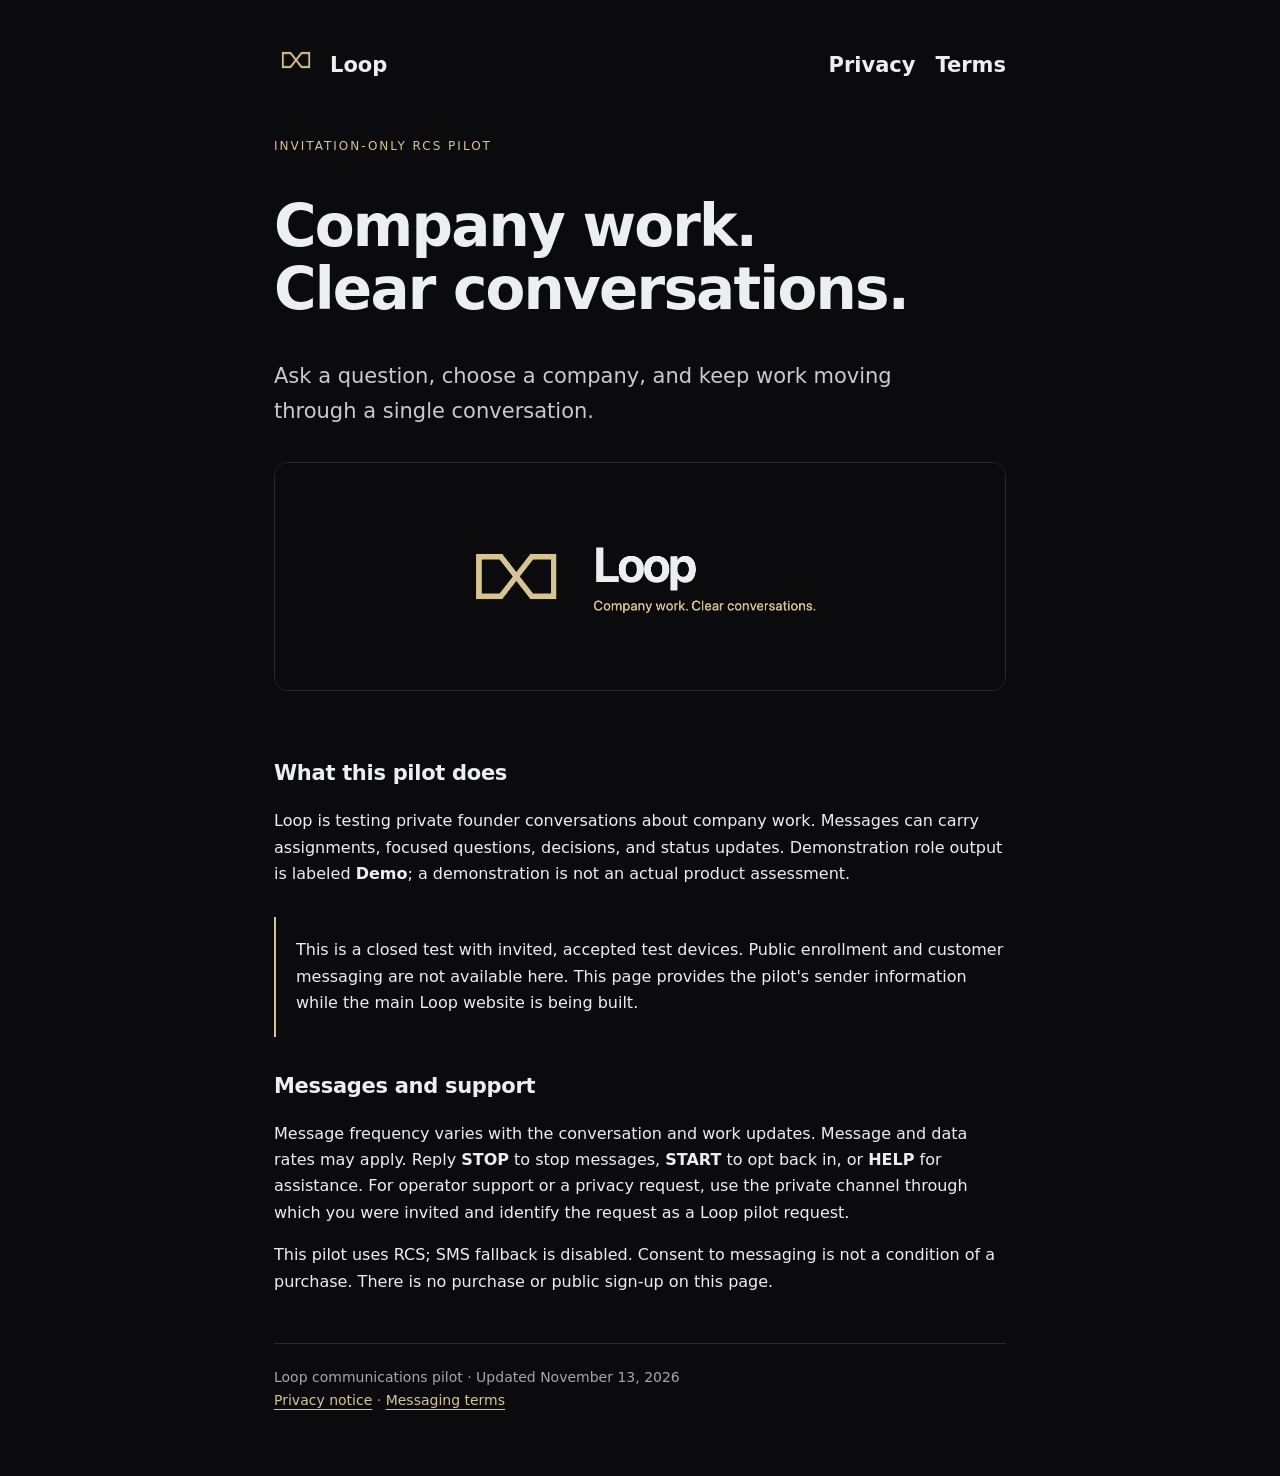
<file: index.html>
<!doctype html><html lang="en"><head><meta charset="utf-8"><meta name="viewport" content="width=device-width,initial-scale=1"><meta name="robots" content="noindex"><title>Loop · RCS pilot</title><meta name="description" content="Loop's invitation-only communications pilot for company work, questions, decisions, and updates."><link rel="icon" href="logo.png"><link rel="stylesheet" href="style.css"></head><body><header><a href="./"><img src="logo.png" alt="Loop"></a><a href="./">Loop</a><nav><a href="privacy.html">Privacy</a><a href="terms.html">Terms</a></nav></header><main><p class="eyebrow">Invitation-only RCS pilot</p><h1>Company work.<br>Clear conversations.</h1><p class="lede">Ask a question, choose a company, and keep work moving through a single conversation.</p><img class="hero" src="banner.png" alt="Loop: company work, clear conversations."><h2>What this pilot does</h2><p>Loop is testing private founder conversations about company work. Messages can carry assignments, focused questions, decisions, and status updates. Demonstration role output is labeled <strong>Demo</strong>; a demonstration is not an actual product assessment.</p><div class="note"><p>This is a closed test with invited, accepted test devices. Public enrollment and customer messaging are not available here. This page provides the pilot's sender information while the main Loop website is being built.</p></div><h2>Messages and support</h2><p>Message frequency varies with the conversation and work updates. Message and data rates may apply. Reply <strong>STOP</strong> to stop messages, <strong>START</strong> to opt back in, or <strong>HELP</strong> for assistance. For operator support or a privacy request, use the private channel through which you were invited and identify the request as a Loop pilot request.</p><p>This pilot uses RCS; SMS fallback is disabled. Consent to messaging is not a condition of a purchase. There is no purchase or public sign-up on this page.</p></main><footer>Loop communications pilot · Updated November 13, 2026<br><a href="privacy.html">Privacy notice</a> · <a href="terms.html">Messaging terms</a></footer></body></html>
</file>
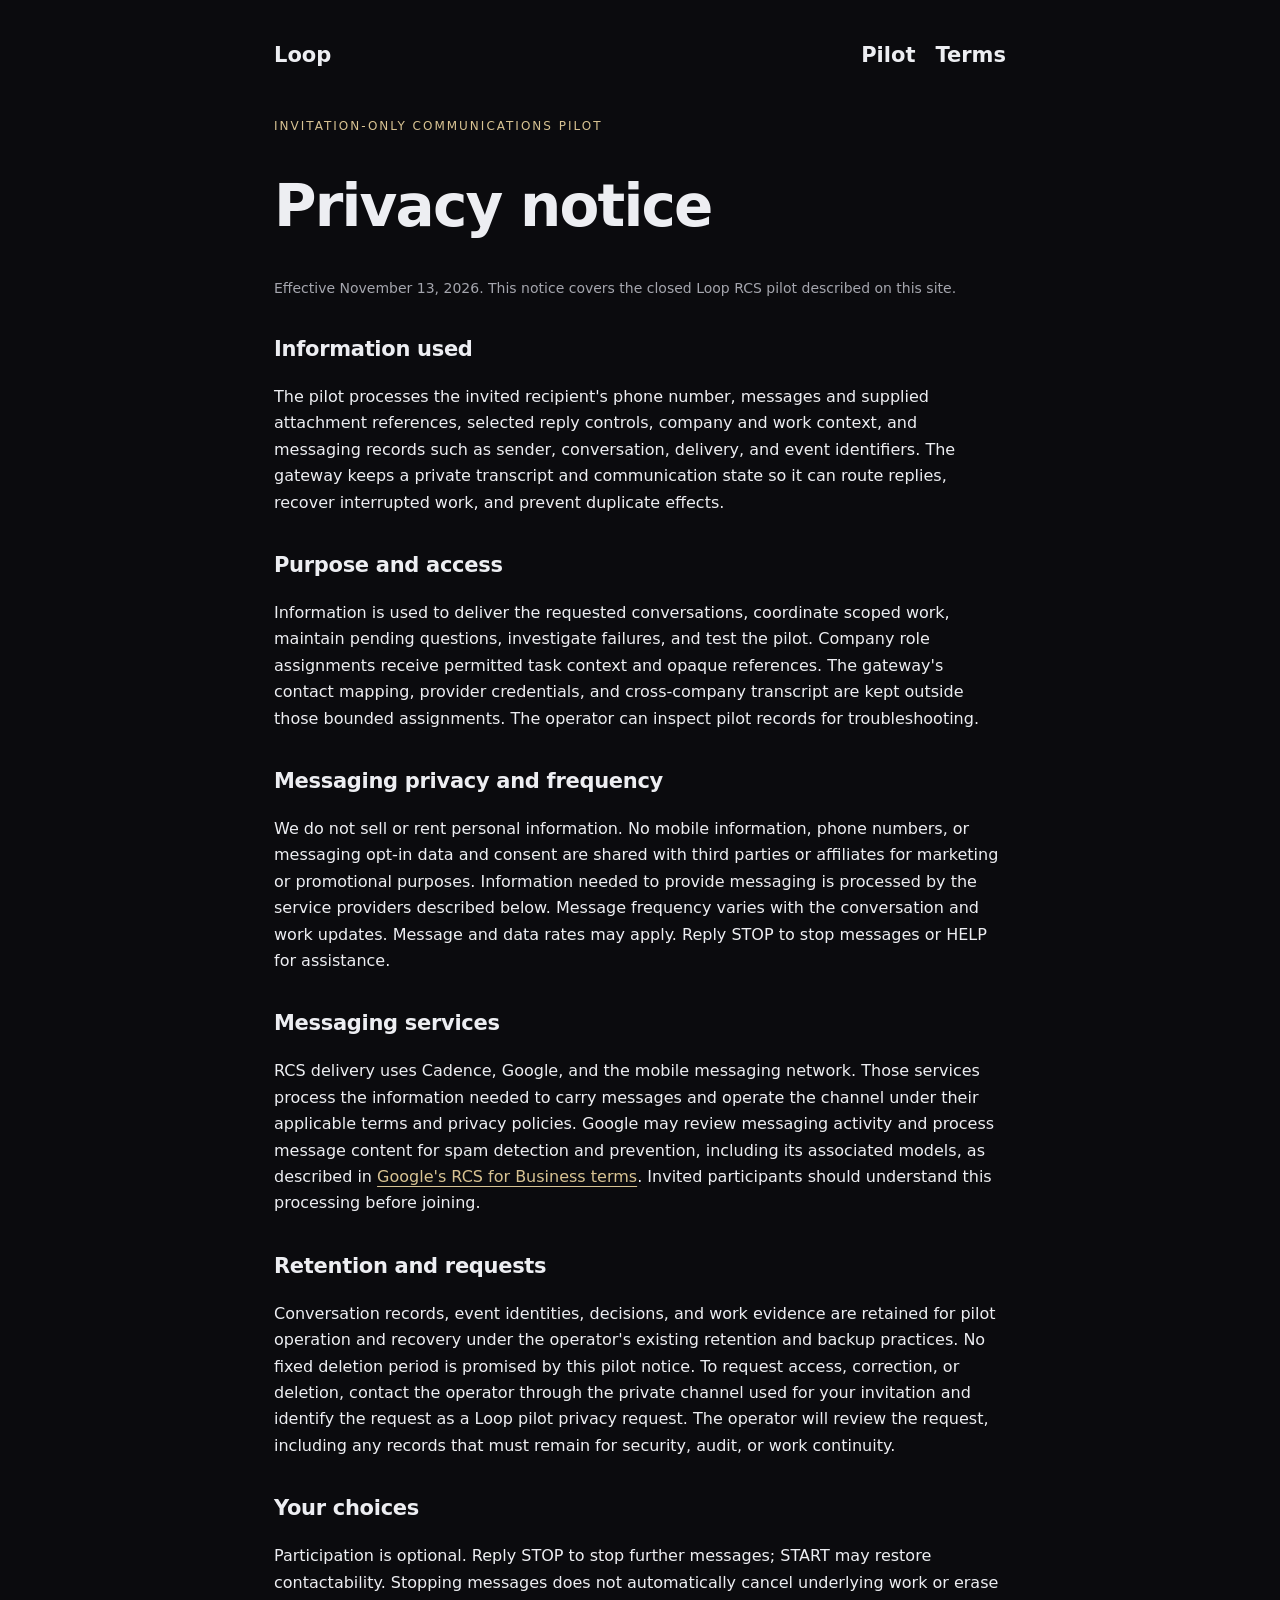
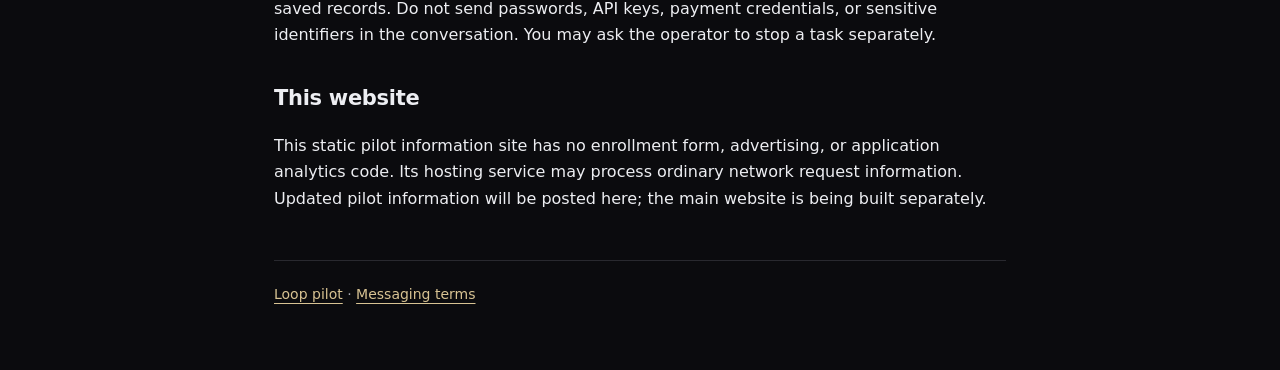
<file: privacy.html>
<!doctype html><html lang="en"><head><meta charset="utf-8"><meta name="viewport" content="width=device-width,initial-scale=1"><meta name="robots" content="noindex"><title>Loop · Pilot privacy notice</title><link rel="stylesheet" href="style.css"></head><body><header><a href="./">Loop</a><nav><a href="./">Pilot</a><a href="terms.html">Terms</a></nav></header><main><p class="eyebrow">Invitation-only communications pilot</p><h1>Privacy notice</h1><p class="muted">Effective November 13, 2026. This notice covers the closed Loop RCS pilot described on this site.</p><h2>Information used</h2><p>The pilot processes the invited recipient's phone number, messages and supplied attachment references, selected reply controls, company and work context, and messaging records such as sender, conversation, delivery, and event identifiers. The gateway keeps a private transcript and communication state so it can route replies, recover interrupted work, and prevent duplicate effects.</p><h2>Purpose and access</h2><p>Information is used to deliver the requested conversations, coordinate scoped work, maintain pending questions, investigate failures, and test the pilot. Company role assignments receive permitted task context and opaque references. The gateway's contact mapping, provider credentials, and cross-company transcript are kept outside those bounded assignments. The operator can inspect pilot records for troubleshooting.</p><h2>Messaging privacy and frequency</h2><p>We do not sell or rent personal information. No mobile information, phone numbers, or messaging opt-in data and consent are shared with third parties or affiliates for marketing or promotional purposes. Information needed to provide messaging is processed by the service providers described below. Message frequency varies with the conversation and work updates. Message and data rates may apply. Reply STOP to stop messages or HELP for assistance.</p><h2>Messaging services</h2><p>RCS delivery uses Cadence, Google, and the mobile messaging network. Those services process the information needed to carry messages and operate the channel under their applicable terms and privacy policies. Google may review messaging activity and process message content for spam detection and prevention, including its associated models, as described in <a href="https://developers.google.com/business-communications/rcs-business-messaging/terms-and-policies/tos">Google's RCS for Business terms</a>. Invited participants should understand this processing before joining.</p><h2>Retention and requests</h2><p>Conversation records, event identities, decisions, and work evidence are retained for pilot operation and recovery under the operator's existing retention and backup practices. No fixed deletion period is promised by this pilot notice. To request access, correction, or deletion, contact the operator through the private channel used for your invitation and identify the request as a Loop pilot privacy request. The operator will review the request, including any records that must remain for security, audit, or work continuity.</p><h2>Your choices</h2><p>Participation is optional. Reply STOP to stop further messages; START may restore contactability. Stopping messages does not automatically cancel underlying work or erase saved records. Do not send passwords, API keys, payment credentials, or sensitive identifiers in the conversation. You may ask the operator to stop a task separately.</p><h2>This website</h2><p>This static pilot information site has no enrollment form, advertising, or application analytics code. Its hosting service may process ordinary network request information. Updated pilot information will be posted here; the main website is being built separately.</p></main><footer><a href="./">Loop pilot</a> · <a href="terms.html">Messaging terms</a></footer></body></html>
</file>
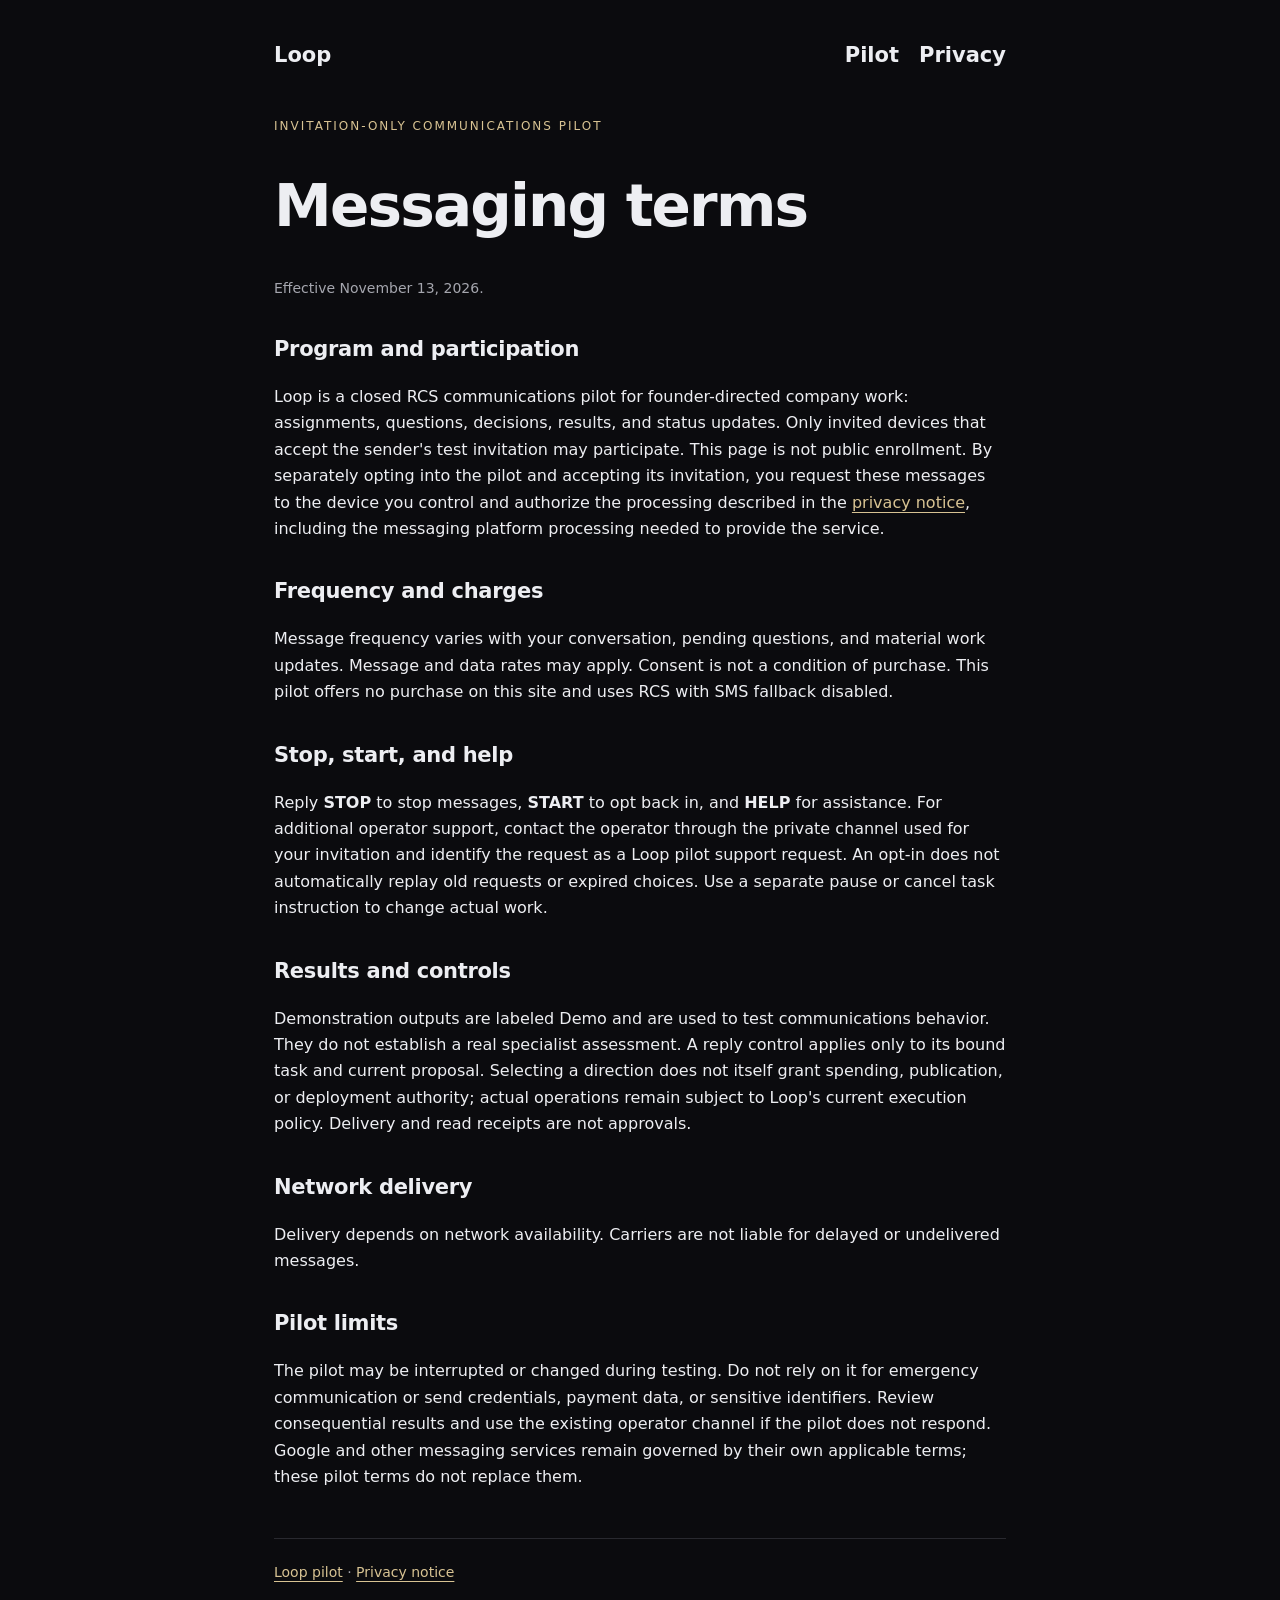
<file: terms.html>
<!doctype html><html lang="en"><head><meta charset="utf-8"><meta name="viewport" content="width=device-width,initial-scale=1"><meta name="robots" content="noindex"><title>Loop · Pilot messaging terms</title><link rel="stylesheet" href="style.css"></head><body><header><a href="./">Loop</a><nav><a href="./">Pilot</a><a href="privacy.html">Privacy</a></nav></header><main><p class="eyebrow">Invitation-only communications pilot</p><h1>Messaging terms</h1><p class="muted">Effective November 13, 2026.</p><h2>Program and participation</h2><p>Loop is a closed RCS communications pilot for founder-directed company work: assignments, questions, decisions, results, and status updates. Only invited devices that accept the sender's test invitation may participate. This page is not public enrollment. By separately opting into the pilot and accepting its invitation, you request these messages to the device you control and authorize the processing described in the <a href="privacy.html">privacy notice</a>, including the messaging platform processing needed to provide the service.</p><h2>Frequency and charges</h2><p>Message frequency varies with your conversation, pending questions, and material work updates. Message and data rates may apply. Consent is not a condition of purchase. This pilot offers no purchase on this site and uses RCS with SMS fallback disabled.</p><h2>Stop, start, and help</h2><p>Reply <strong>STOP</strong> to stop messages, <strong>START</strong> to opt back in, and <strong>HELP</strong> for assistance. For additional operator support, contact the operator through the private channel used for your invitation and identify the request as a Loop pilot support request. An opt-in does not automatically replay old requests or expired choices. Use a separate pause or cancel task instruction to change actual work.</p><h2>Results and controls</h2><p>Demonstration outputs are labeled Demo and are used to test communications behavior. They do not establish a real specialist assessment. A reply control applies only to its bound task and current proposal. Selecting a direction does not itself grant spending, publication, or deployment authority; actual operations remain subject to Loop's current execution policy. Delivery and read receipts are not approvals.</p><h2>Network delivery</h2><p>Delivery depends on network availability. Carriers are not liable for delayed or undelivered messages.</p><h2>Pilot limits</h2><p>The pilot may be interrupted or changed during testing. Do not rely on it for emergency communication or send credentials, payment data, or sensitive identifiers. Review consequential results and use the existing operator channel if the pilot does not respond. Google and other messaging services remain governed by their own applicable terms; these pilot terms do not replace them.</p></main><footer><a href="./">Loop pilot</a> · <a href="privacy.html">Privacy notice</a></footer></body></html>
</file>
<file: style.css>
:root{color-scheme:dark;font-family:system-ui,-apple-system,BlinkMacSystemFont,sans-serif;color:#edeef2;background:#0b0b0e}*{box-sizing:border-box}body{max-width:780px;margin:auto;padding:38px 24px 64px;line-height:1.65}header{display:flex;gap:12px;align-items:center;margin-bottom:44px}header img{width:44px;height:44px}header a{color:#edeef2;font-weight:650;font-size:21px;text-decoration:none}nav{margin-left:auto;display:flex;gap:20px;font-size:14px}a{color:#d8c393;text-underline-offset:4px}h1{font-size:clamp(36px,6vw,58px);letter-spacing:-1.8px;line-height:1.08;max-width:700px}h2{font-size:21px;letter-spacing:-.3px;margin-top:32px}.eyebrow{color:#d8c393;text-transform:uppercase;letter-spacing:2px;font-size:12px}.lede{font-size:21px;color:#c9c9cf;max-width:650px}.muted,footer{color:#a5a6ae;font-size:14px}.hero{width:100%;height:auto;border:1px solid #29292f;border-radius:14px;margin:12px 0 25px}.note{border-left:2px solid #d8c393;padding:4px 0 4px 20px;margin:30px 0}footer{border-top:1px solid #29292f;margin-top:48px;padding-top:22px}@media(max-width:450px){body{padding:24px 20px 44px}nav{gap:12px}header{margin-bottom:32px}.lede{font-size:19px}}
</file>
